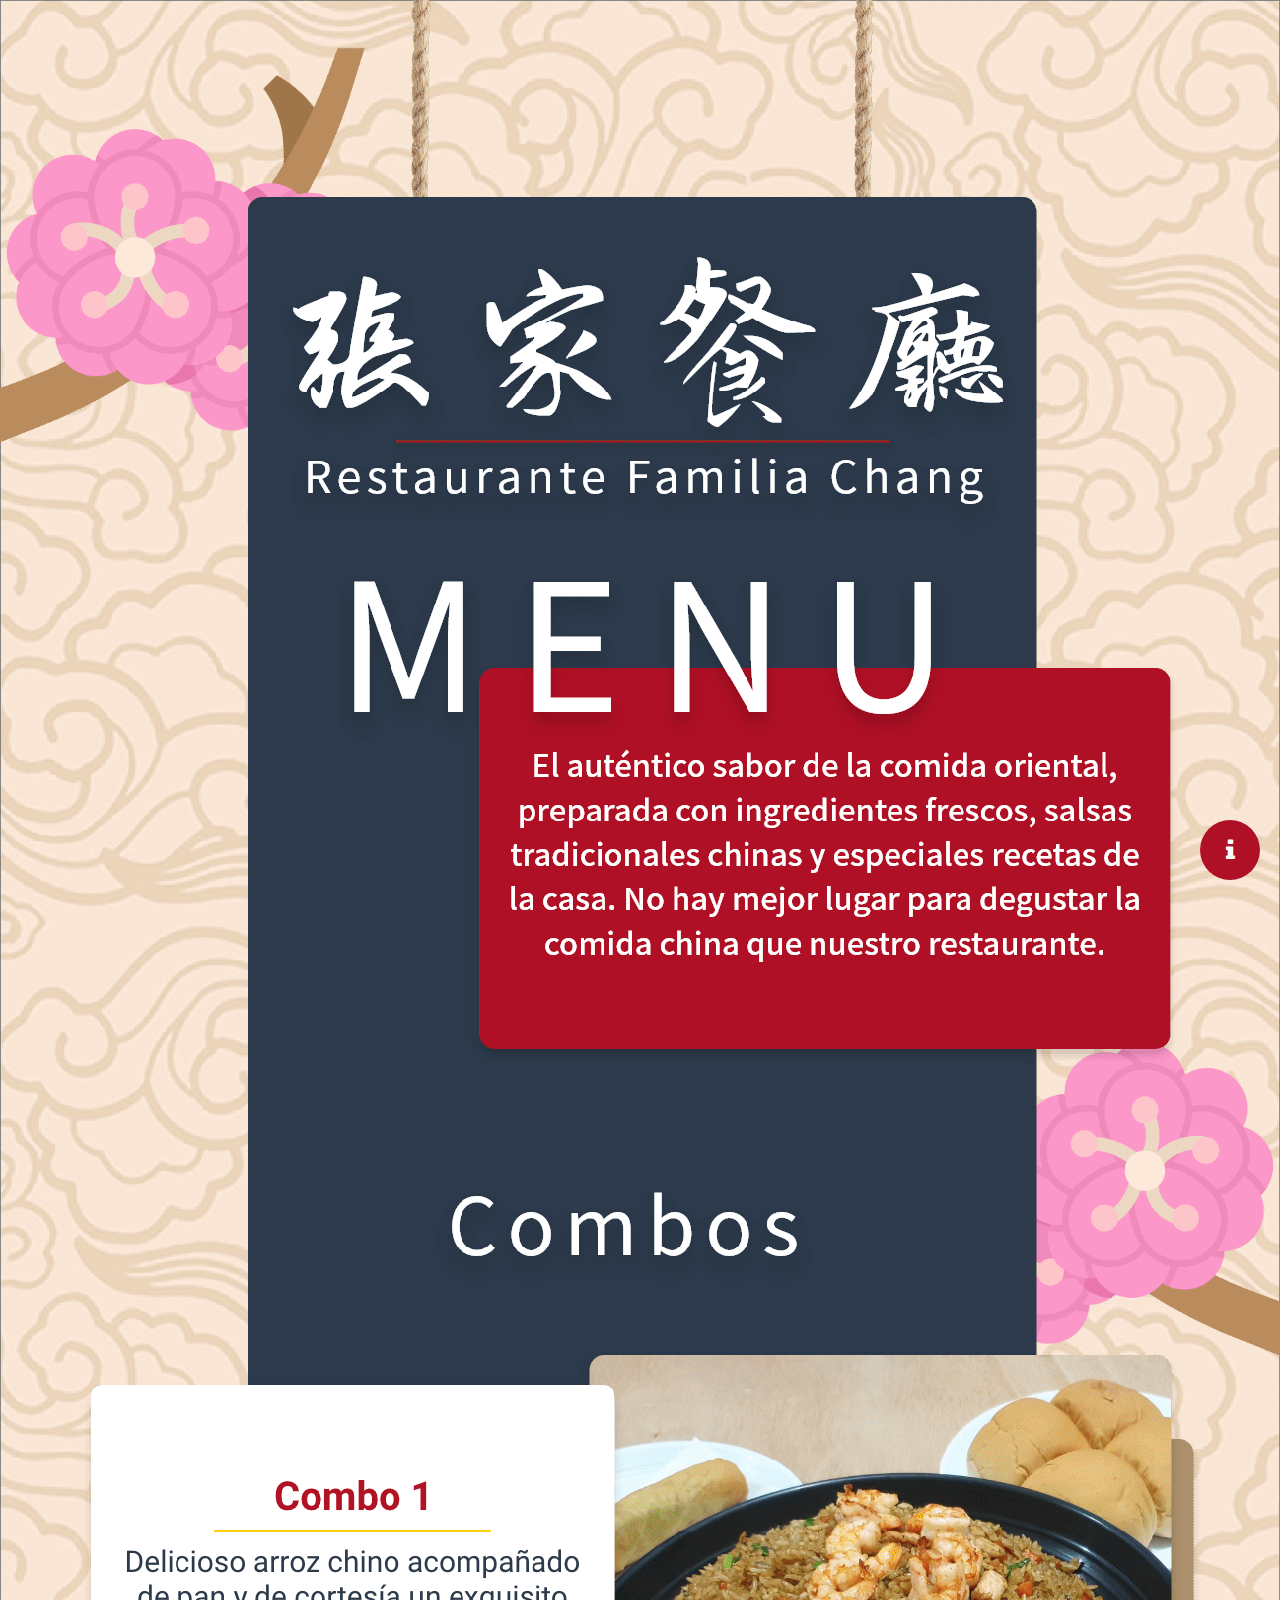
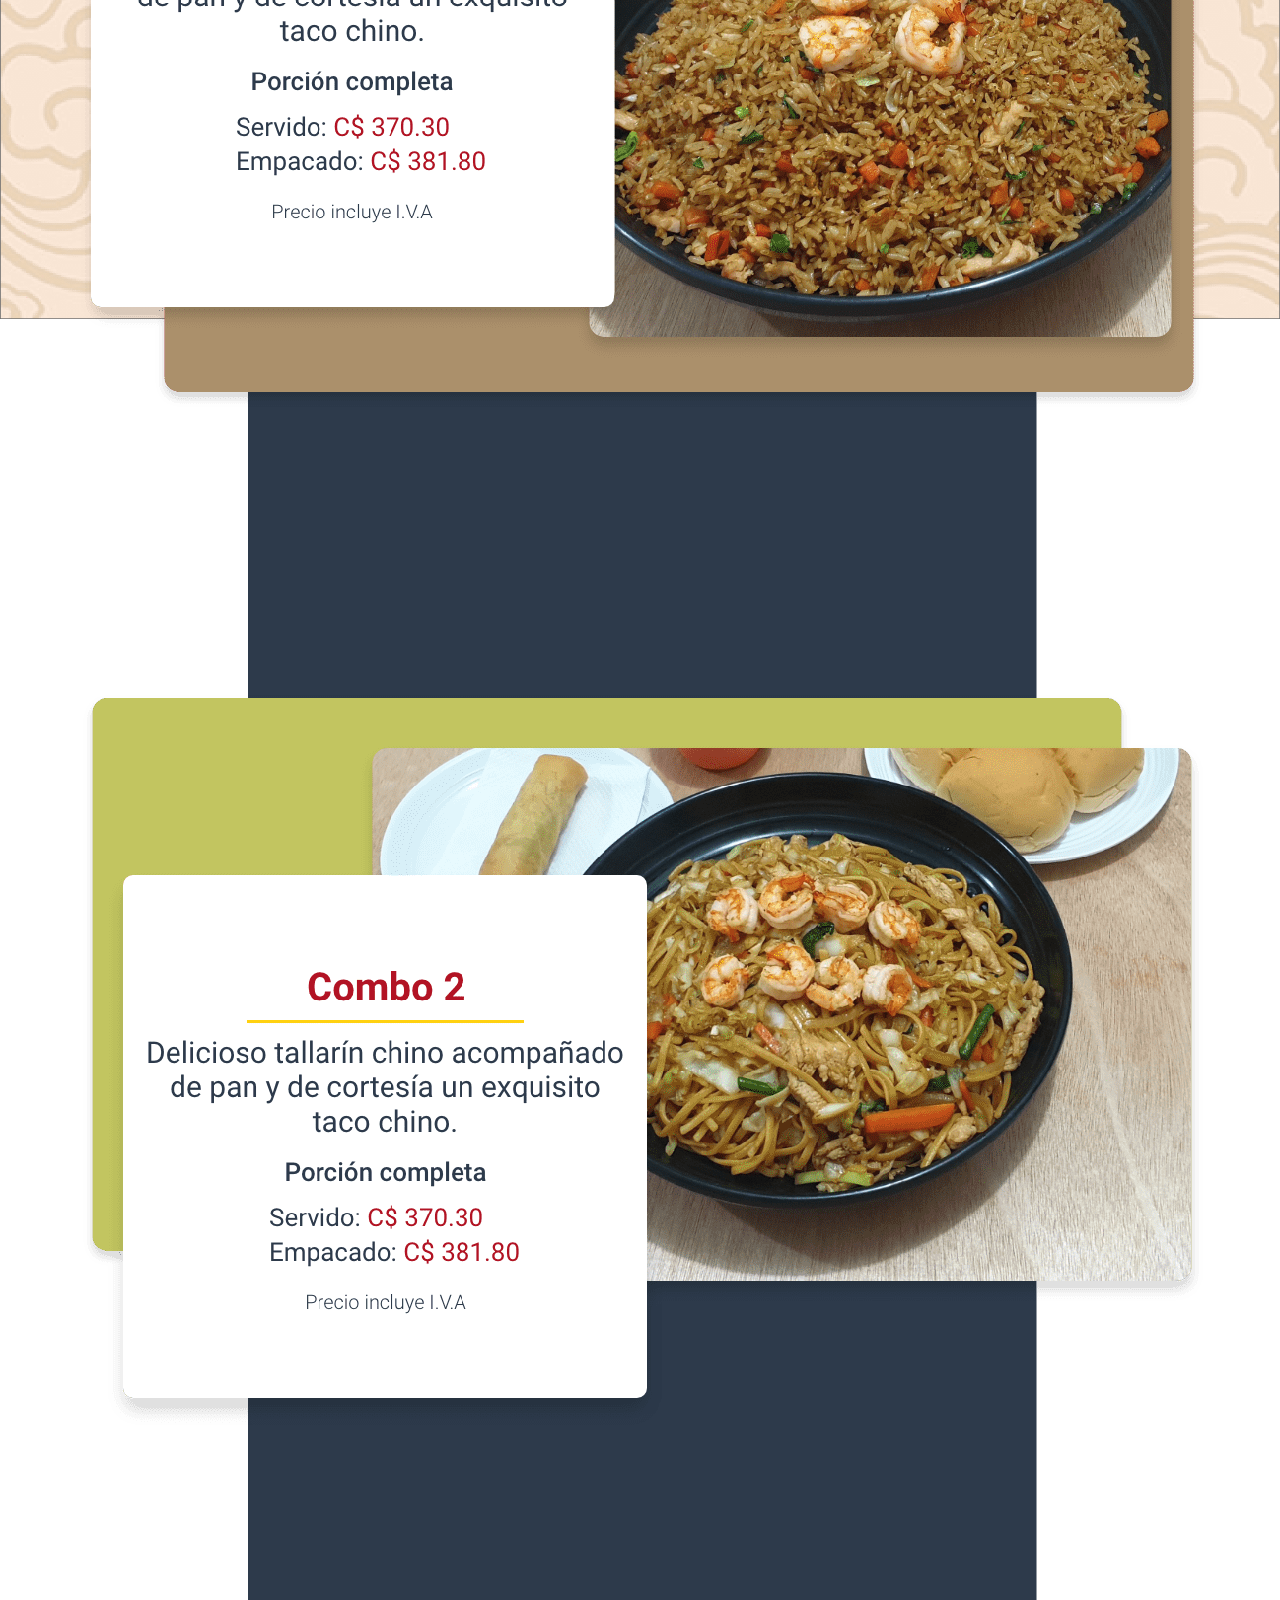
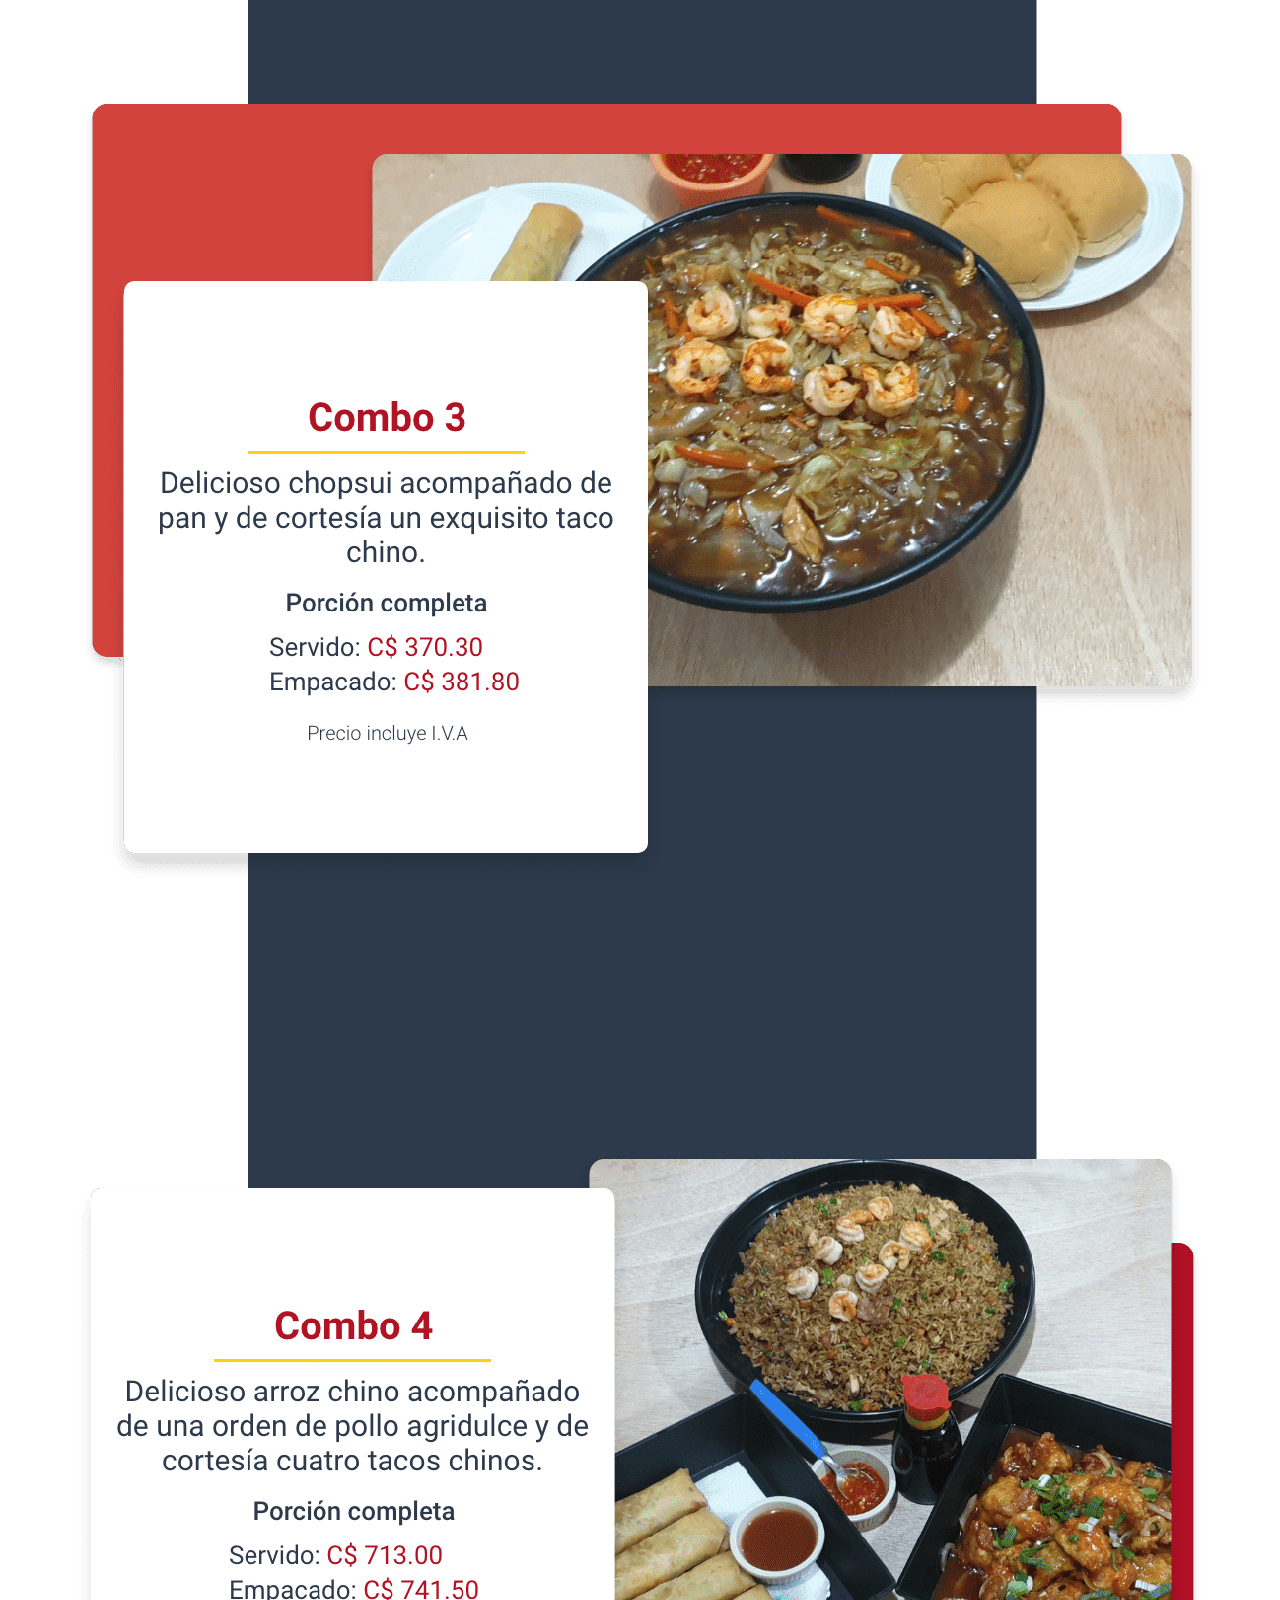
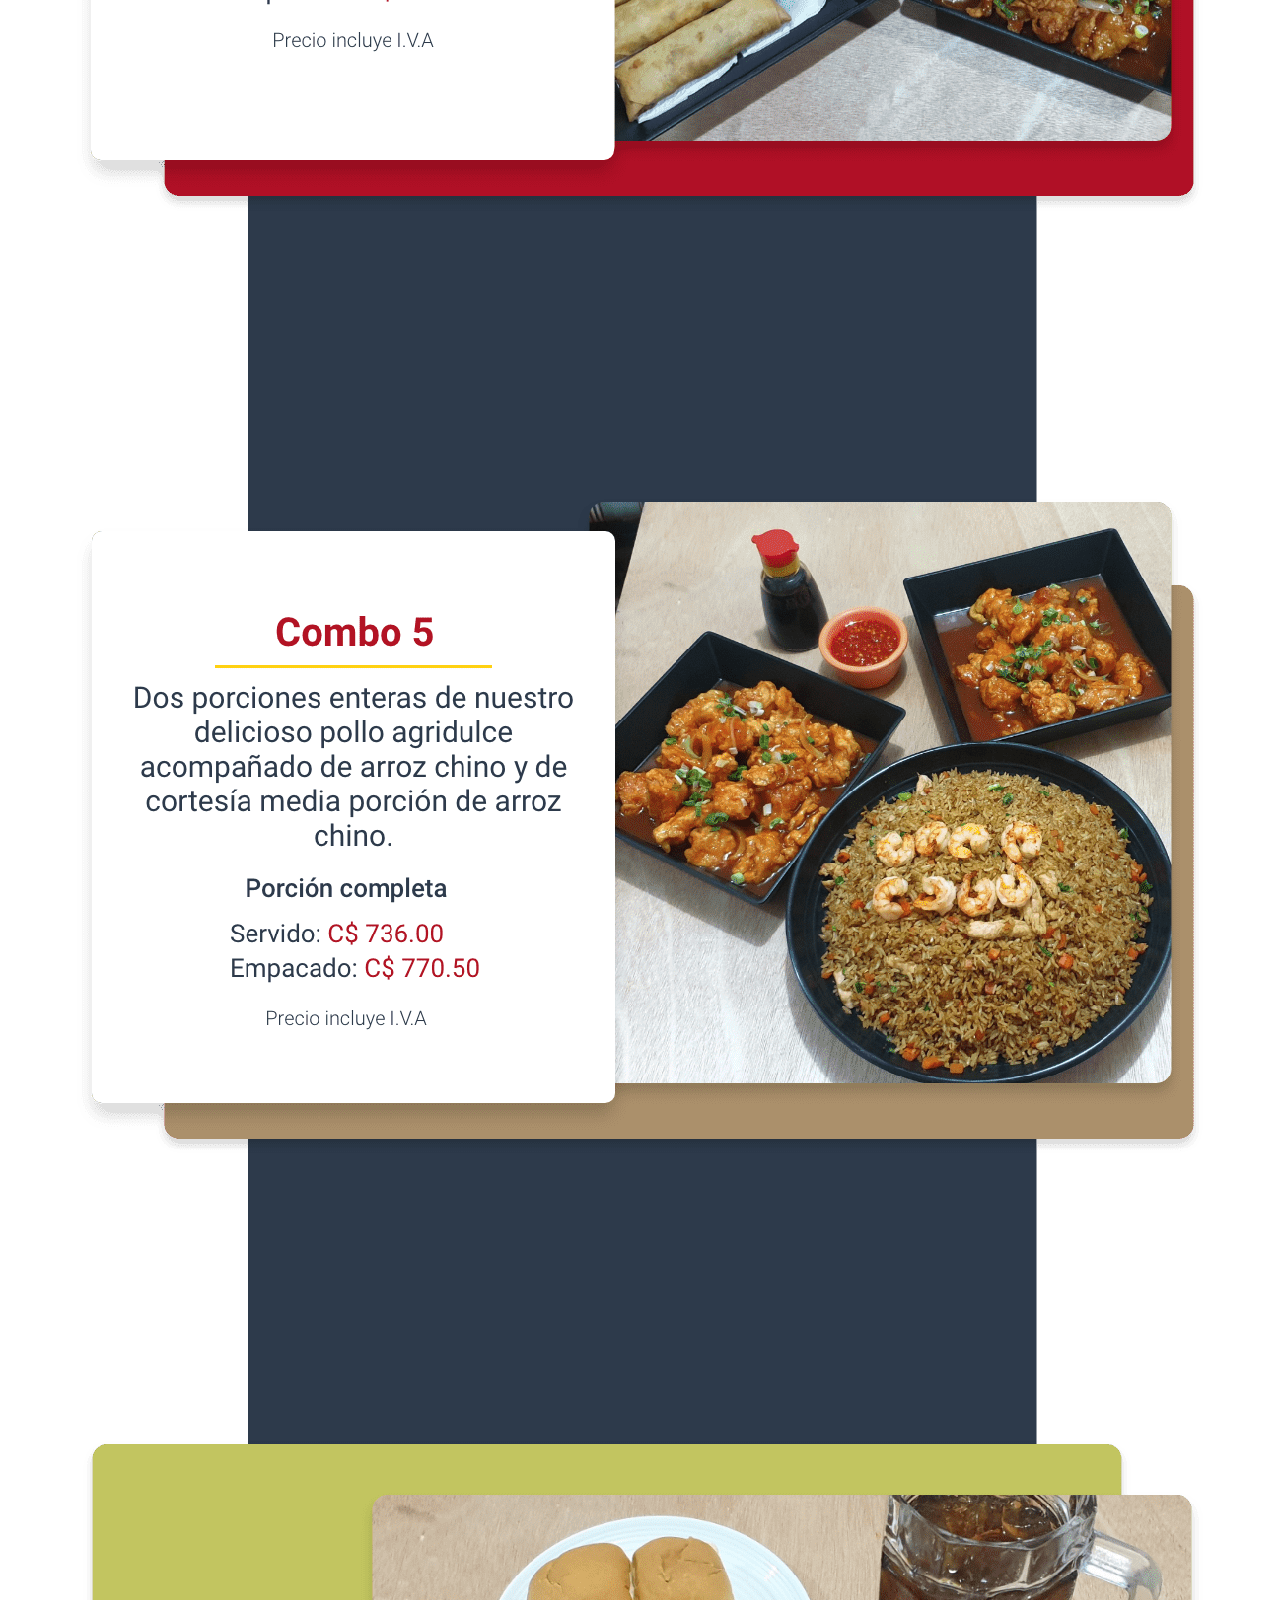
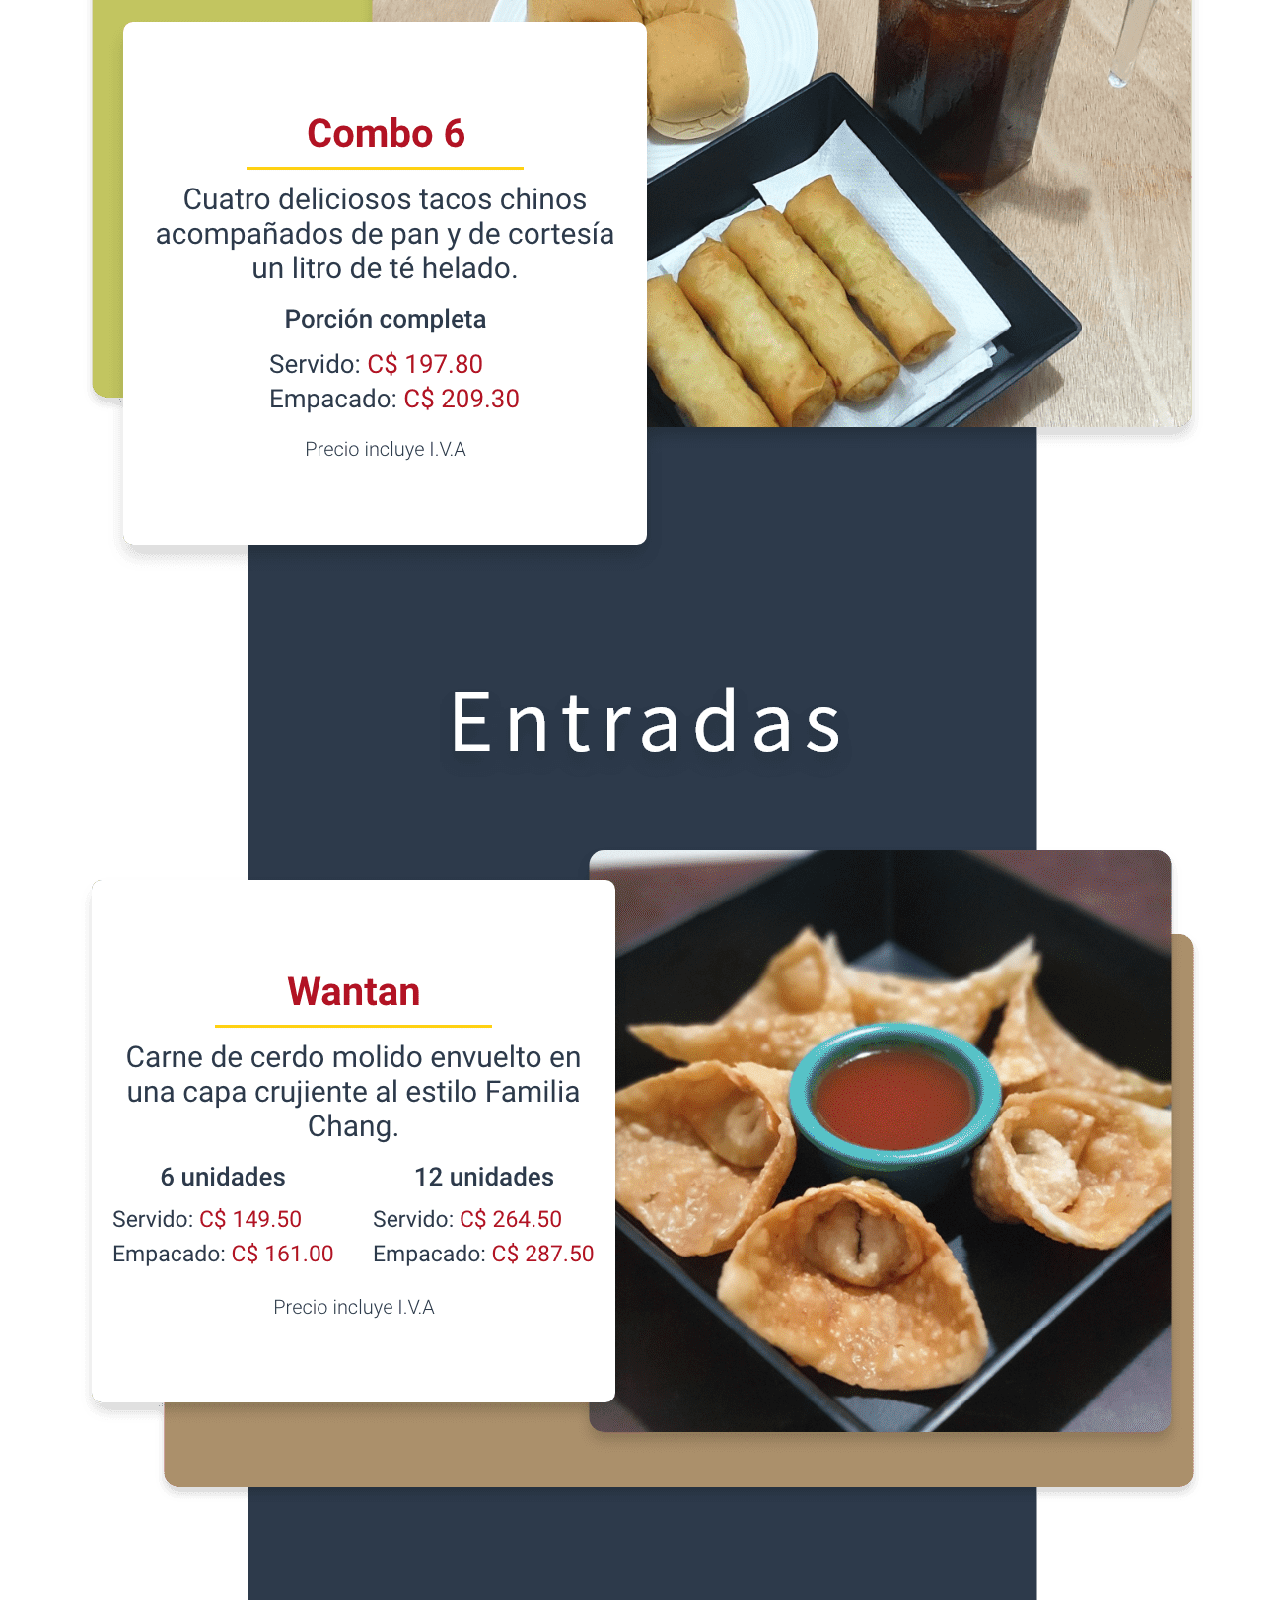
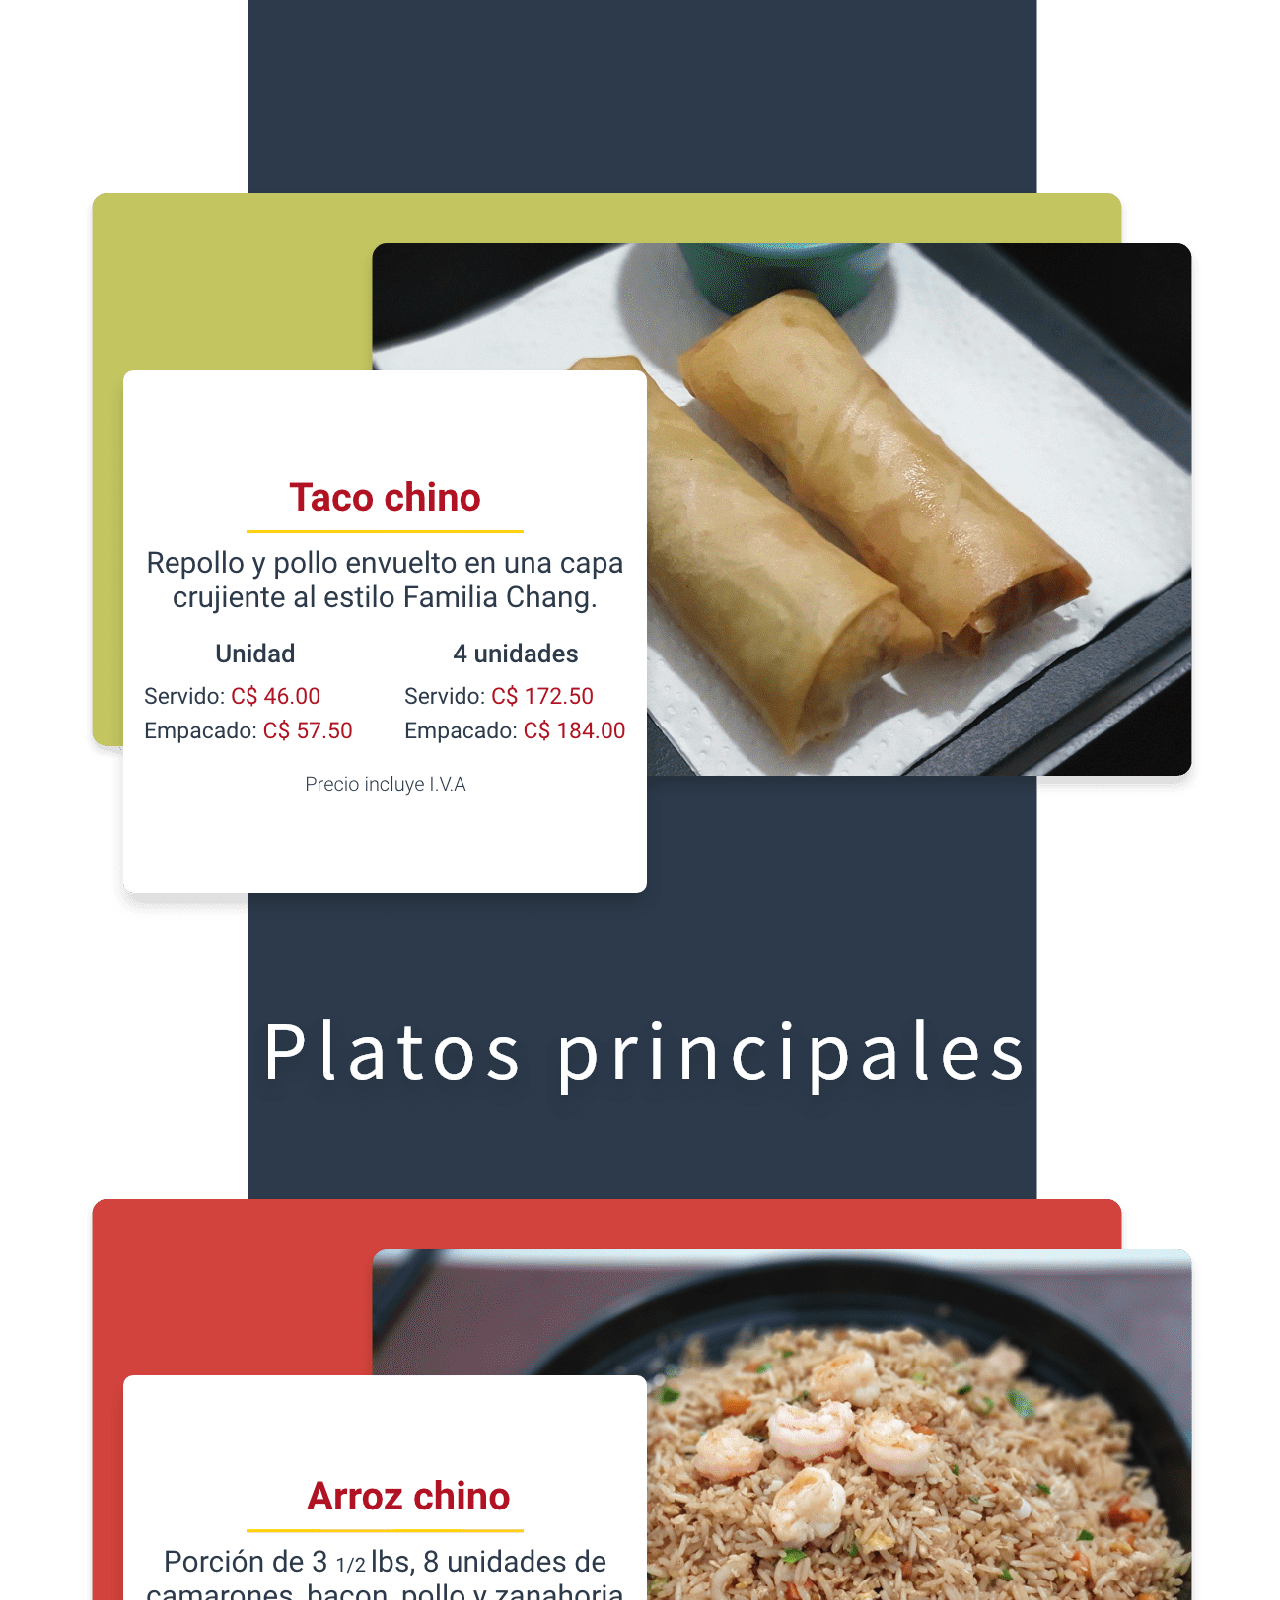
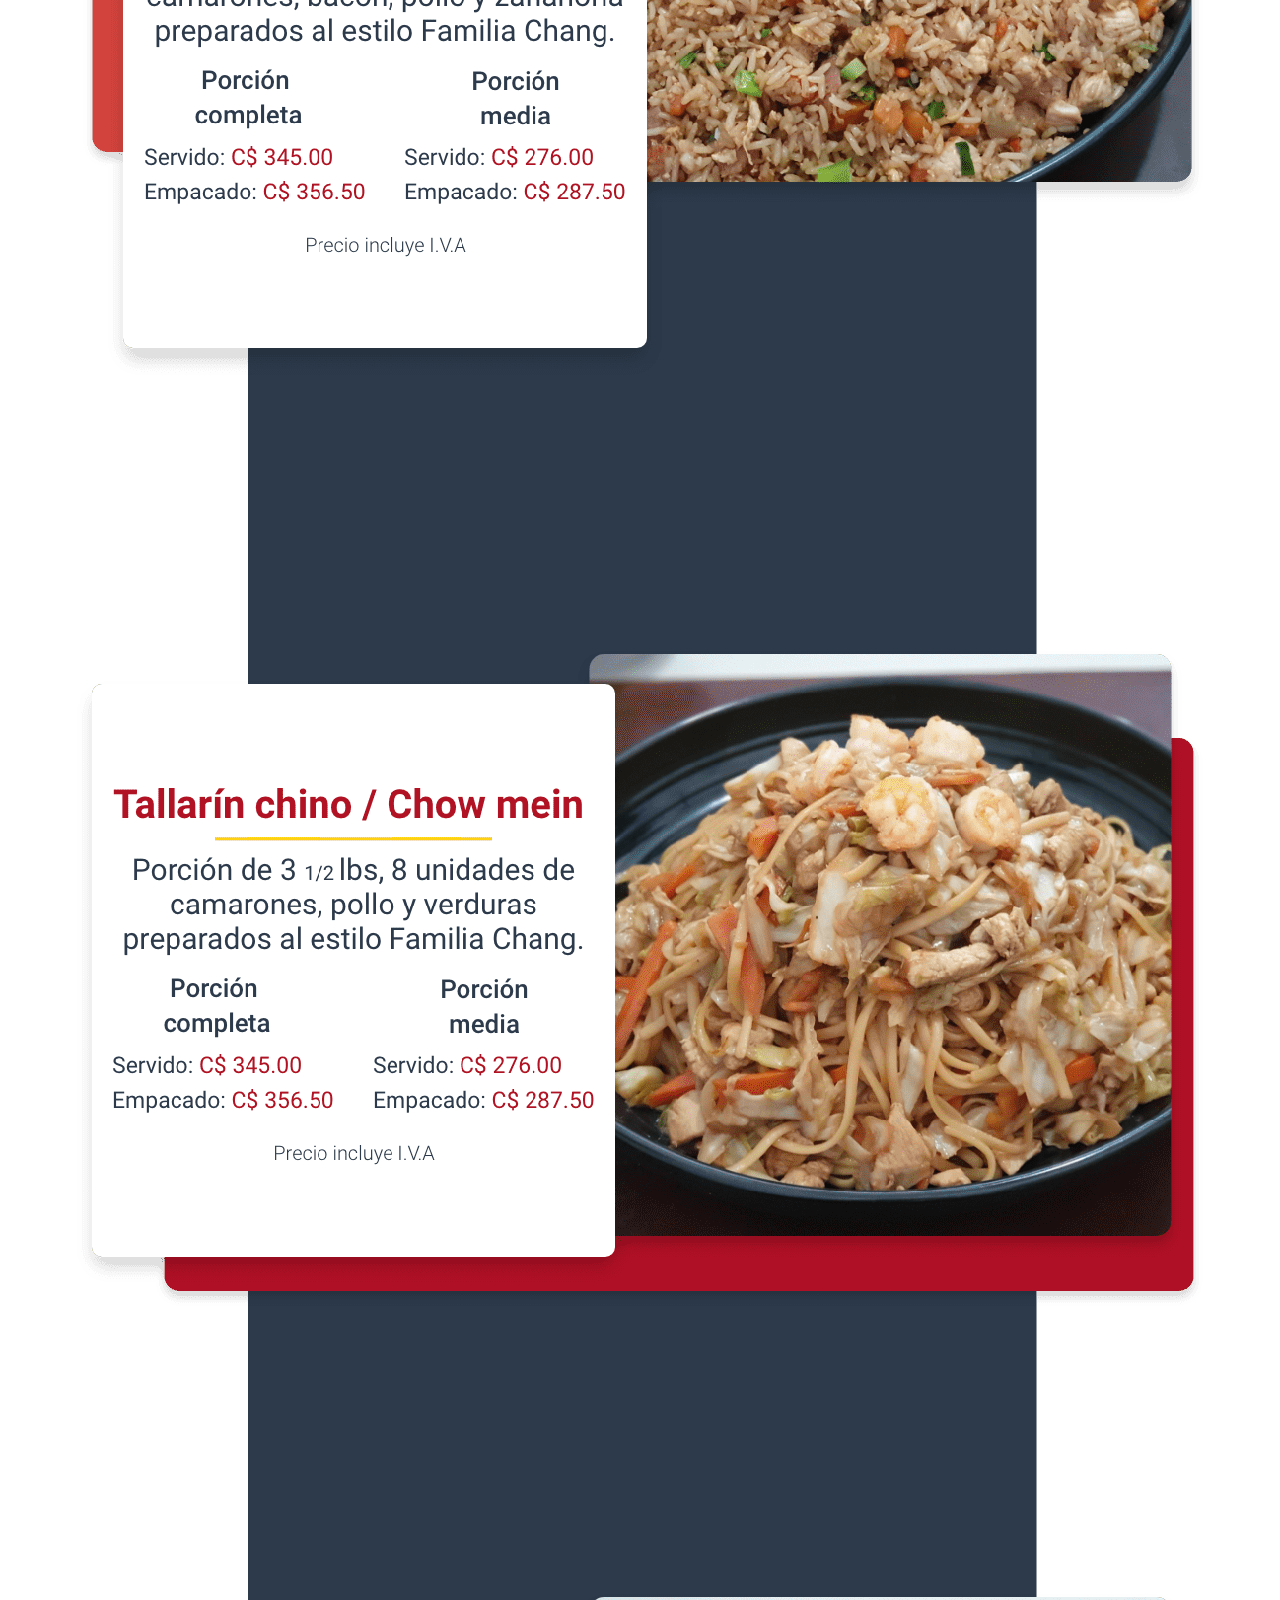
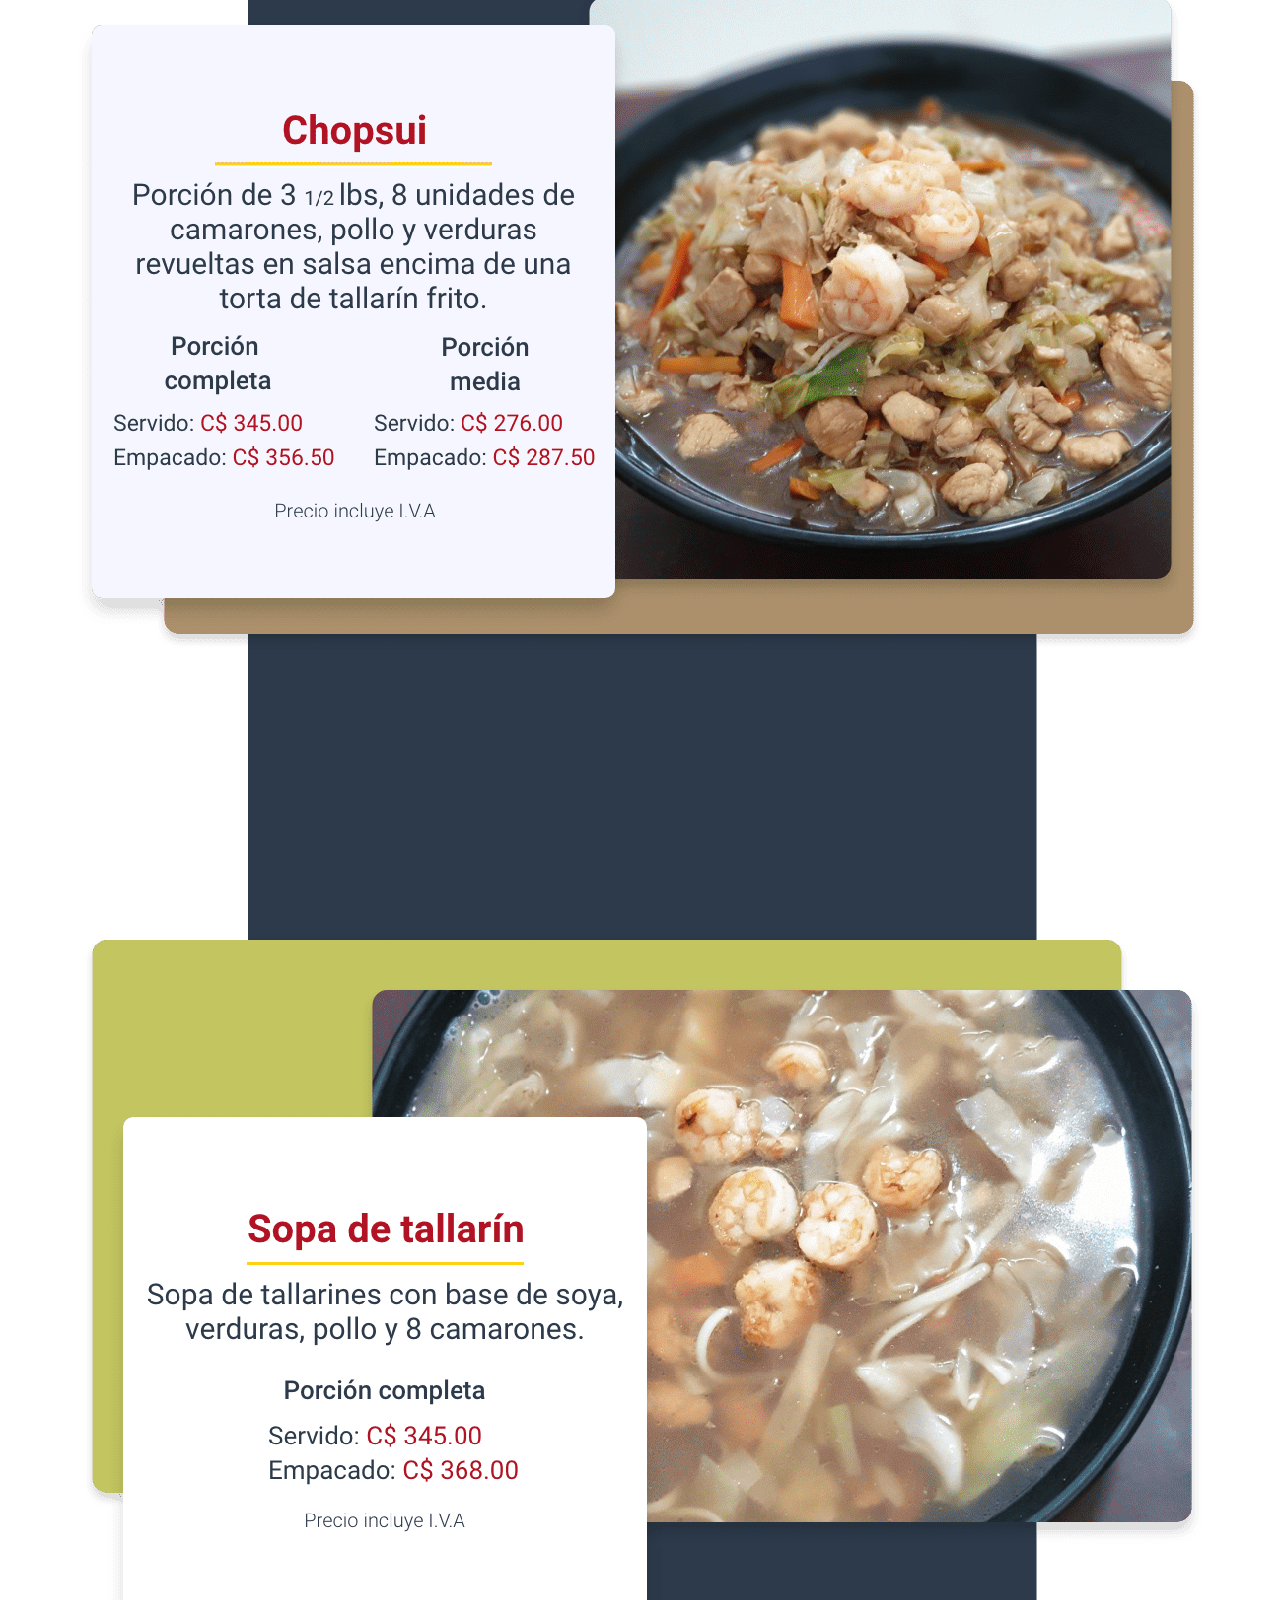
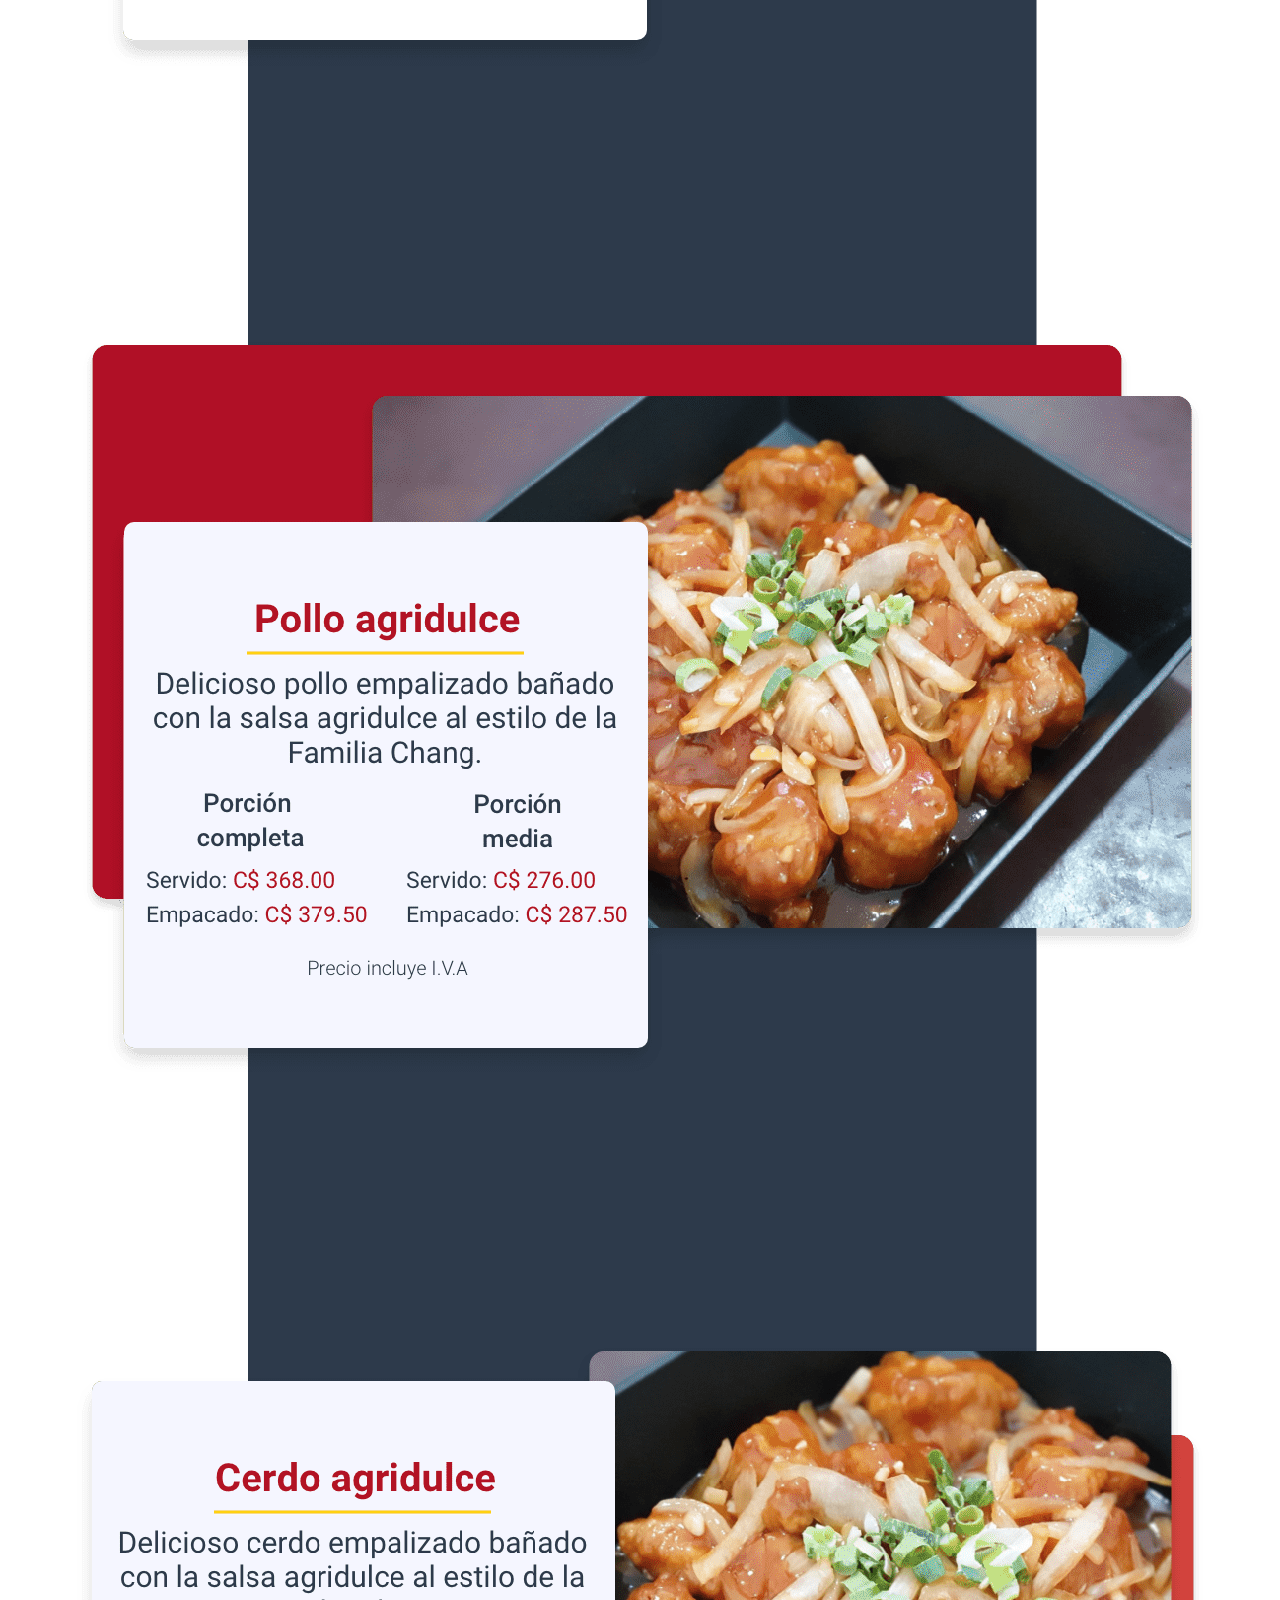
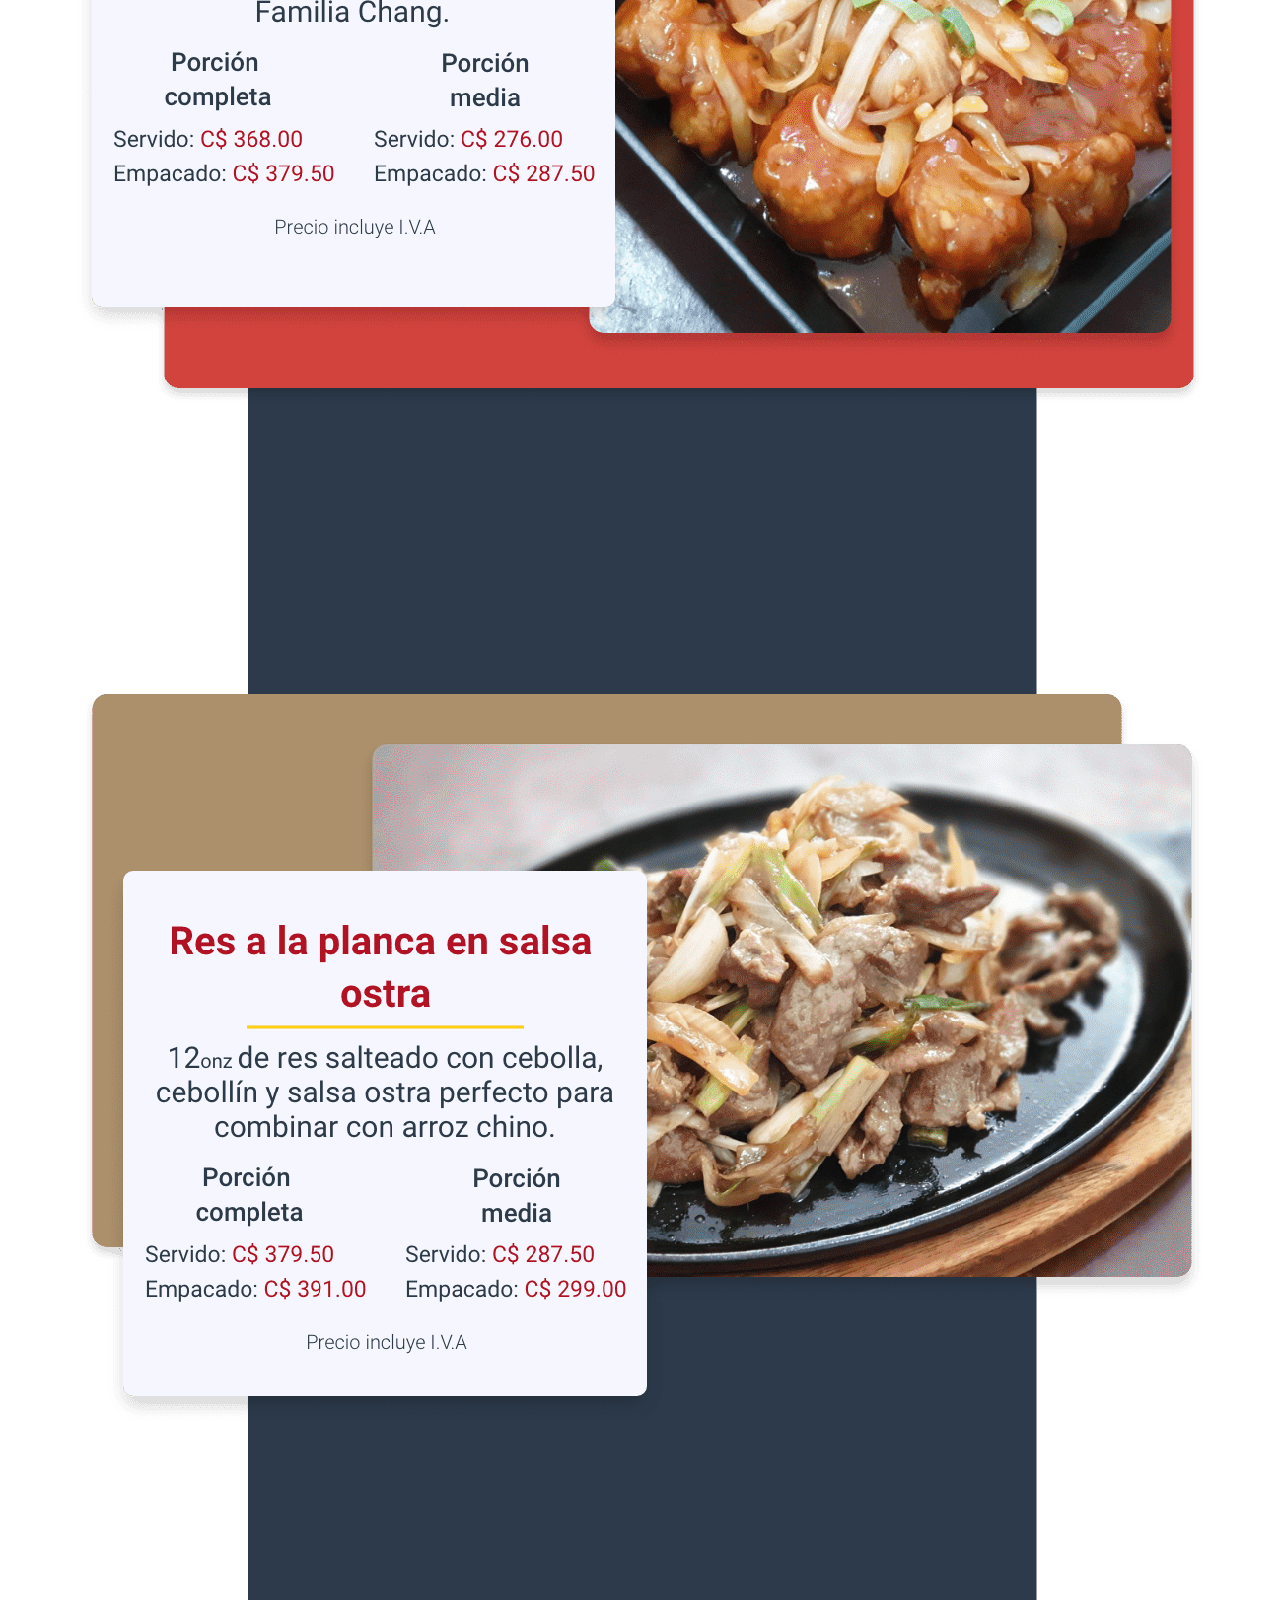
<file: Chang/index.html>
<!DOCTYPE html>
<html lang="en">

<head>
  <meta charset="UTF-8" />
  <meta name="viewport" content="width=device-width, initial-scale=1.0" />
  <meta name="author" content="Atomic Developers" />
  <meta name="copyright" content="Atomic Developers" />
  <meta name="keywords" content="restaurante, familia, chang, comida-china" />
  <meta name="description" content="Restaurante de comida china de la Familia Chang" />
  <meta name="robots" content="index, follow" />
  <title>Restaurante Familia Chang</title>

  <!-- Favicon -->
  <meta name="keywords" content="Menu, Chang, Managua, Restaurantes" />
  <link rel="apple-touch-icon" sizes="180x180" href="img/favicon/apple-touch-icon.png" />
  <link rel="icon" type="image/png" sizes="32x32" href="img/favicon/favicon-32x32.png" />
  <link rel="icon" type="image/png" sizes="16x16" href="img/favicon/favicon-16x16.png" />
  <link rel="manifest" href="img/favicon/site.webmanifest" />
  <link rel="mask-icon" href="img/favicon/safari-pinned-tab.svg" color="#5bbad5" />
  <meta name="msapplication-TileColor" content="#ffc40d" />
  <meta name="theme-color" content="#ffffff" />
  <!-- Menu Style -->
  <link href="../resources/css/bootstrap.min.css" rel="stylesheet" />
  <link href="https://maxcdn.bootstrapcdn.com/font-awesome/4.5.0/css/font-awesome.min.css" rel="stylesheet" />
  <link href="../resources/css/style.css" rel="stylesheet" />
  <!-- Google Fonts Roboto -->
  <link rel="stylesheet" href="https://fonts.googleapis.com/css?family=Rubik:300,400,500,700&display=swap" />
</head>

<body class="bg-food">
  <div id="loading">
    <div class="row h-100 justify-content-center align-items-center">
      <div class="col-8 col-sm-8 col-md-10 col-lg-10 col-xl-12">
        <h1 class="display-4 font-weight-normal chang-red-text">
          Restaurante de la familia Chang
        </h1>
        <img class="img-fluid" src="img/ramen.svg" alt="Loading..." />
      </div>
    </div>
  </div>

  <div class="container mb-5">
    <div class="row justify-content-center">
      <div class="col-lg-12 p-0">
        <img src="img/Menu Completo.png" class="img-fluid mx-auto d-block menu" alt="Menu digital restaurante chang" />
      </div>
    </div>
  </div>

  <div id="position-btn">
    <button type="button" class="btn btn-info-chang" onclick="socialCard()">
      <i class="fa fa-info"></i>
    </button>
  </div>

  <div class="card width-card-social-media" id="position-card">
    <div class="card-body">
      <button type="button" class="close" onclick="socialCard()" aria-label="Close">
        <span aria-hidden="true">&times;</span>
      </button>
      <h5 class="card-title chang-red-text text-center">Redes sociales</h5>
      <p class="card-text text-center">Para realizar pedidos y recoger en sucursal</p>

      <div class="d-flex justify-content-center">
        <a class="btn-rounded shadow"
          href="https://api.whatsapp.com/send?phone=50578781618&text=Hola,%20deseo%20mayor%20informaci%C3%B3n">
          <i class="fa fa-whatsapp fa-sm mt-3"></i>
        </a>
      </div>

      <hr>

      <p class="card-text text-center mb-messenger-btn">Para mas información</p>
      <div class="d-flex justify-content-center">
        <div id="fb-root"></div>
      </div>
      <div class="fb-customerchat" attribution="setup_tool" page_id="464785206906524" theme_color="#0A7CFF"
        logged_in_greeting="Hola estimados, ¿En que puedo servirles?"
        logged_out_greeting="Hola estimados, ¿En que puedo servirles?">
      </div>
    </div>
  </div>

  <script src="../resources/js/loader.js"></script>
  <script>
    window.fbAsyncInit = function () {
      FB.init({
        xfbml: true,
        version: "v10.0",
      });
    };

    (function (d, s, id) {
      var js,
        fjs = d.getElementsByTagName(s)[0];
      if (d.getElementById(id)) return;
      js = d.createElement(s);
      js.id = id;
      js.src = "https://connect.facebook.net/es_LA/sdk/xfbml.customerchat.js";
      fjs.parentNode.insertBefore(js, fjs);
    })(document, "script", "facebook-jssdk");
  </script>
  <script src="../resources/js/socialCard.js"></script>
</body>

</html>
</file>
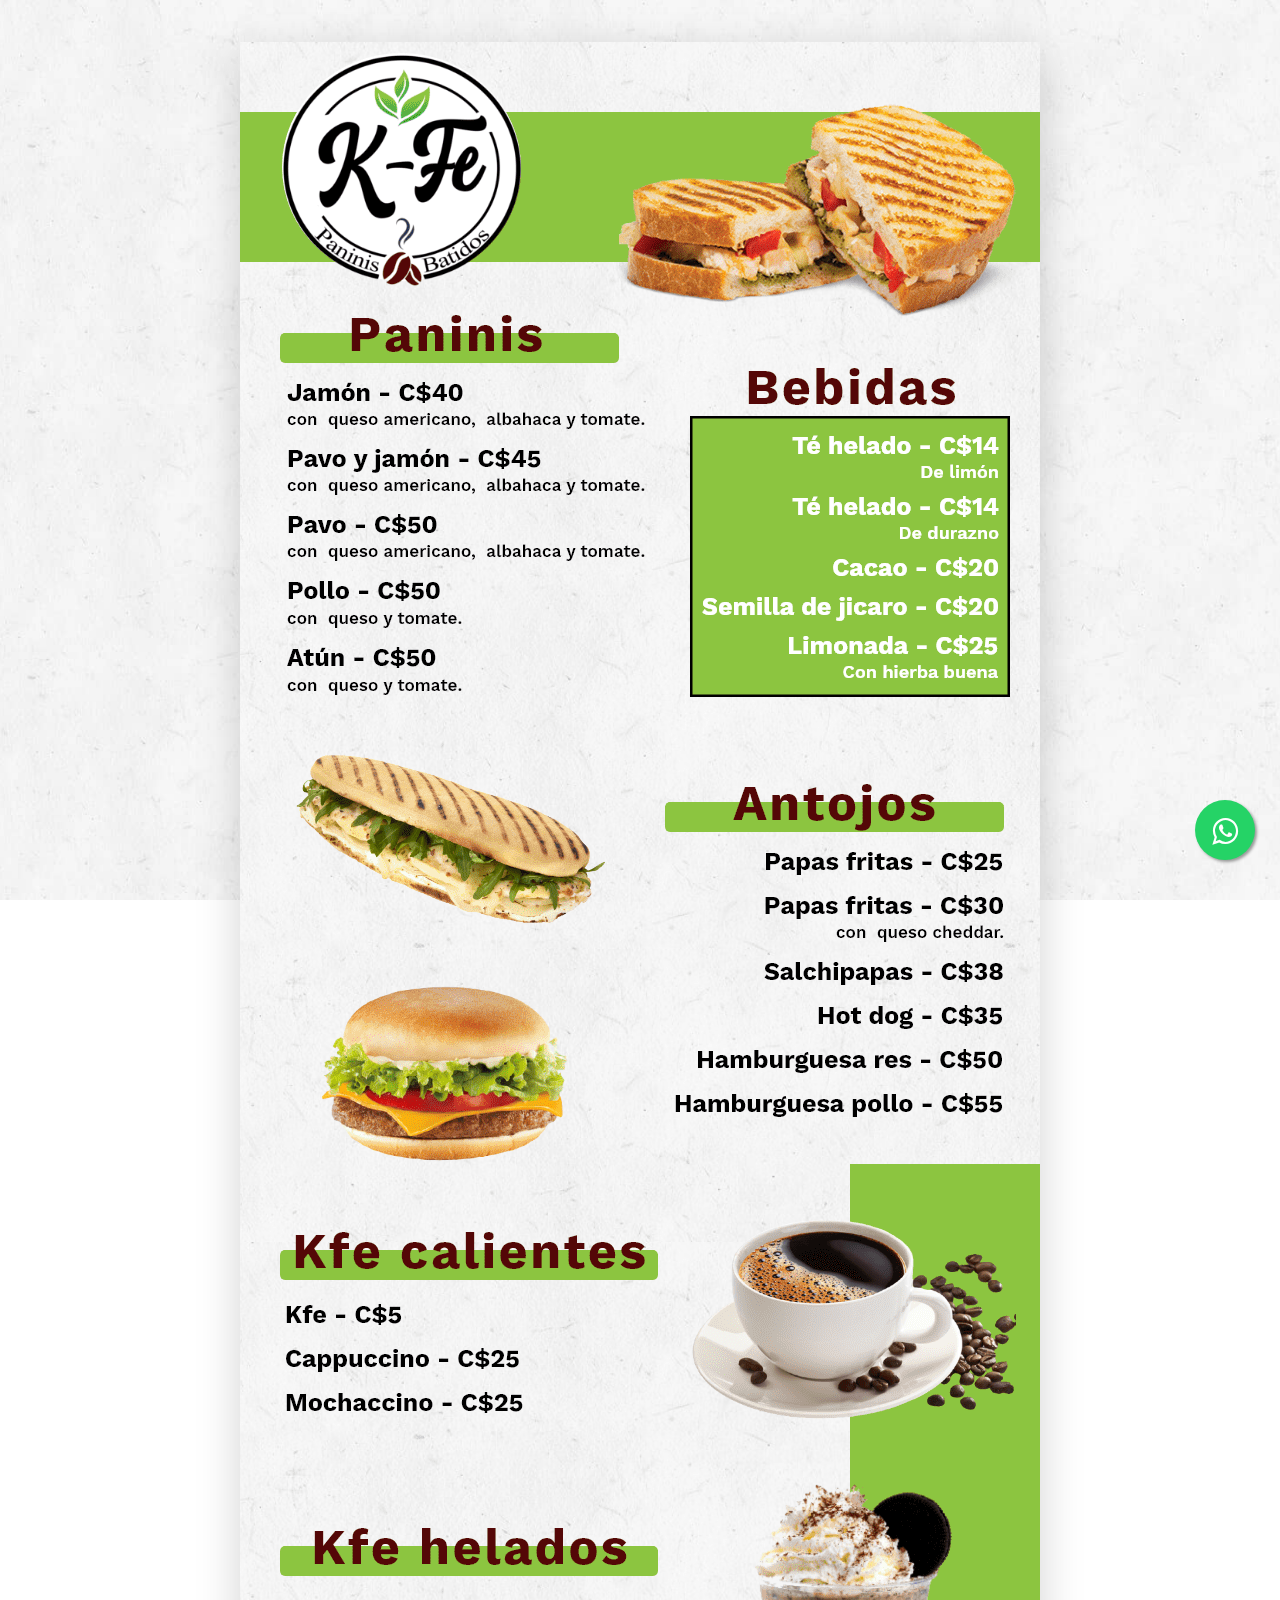
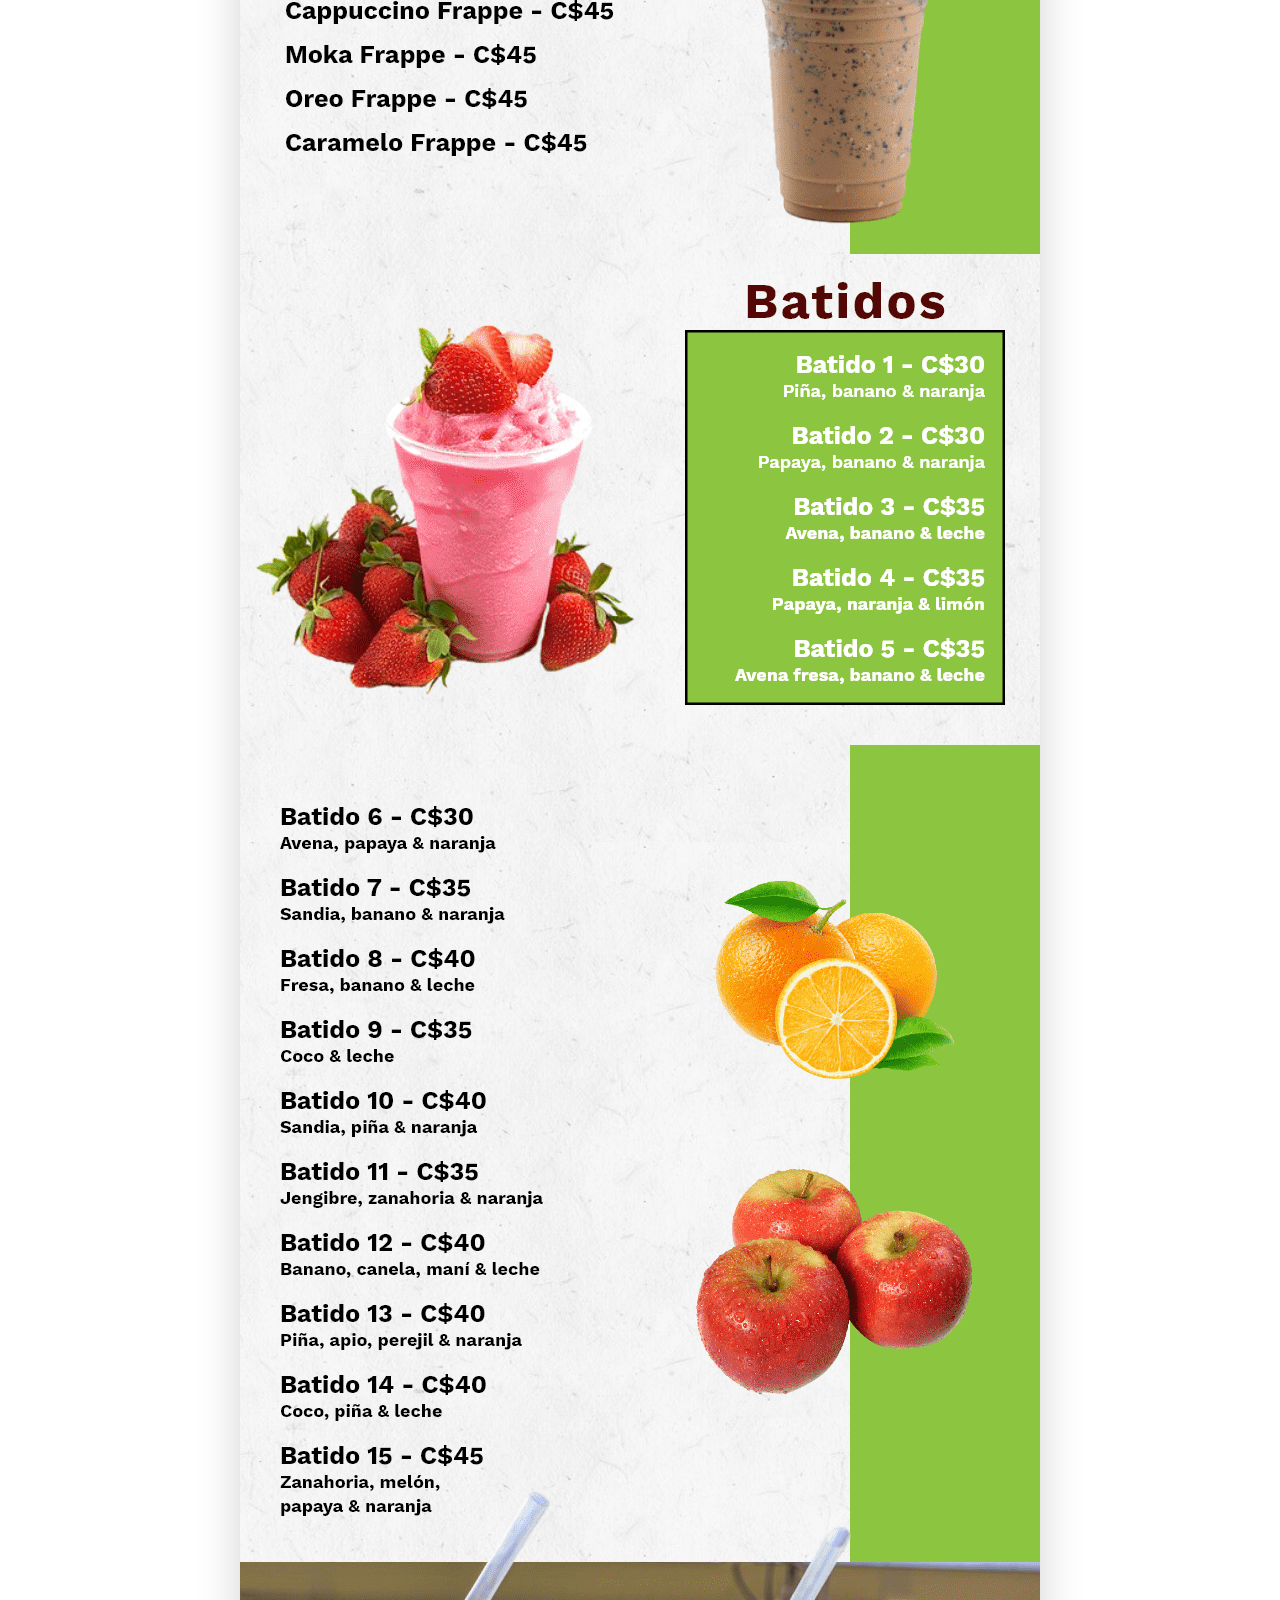
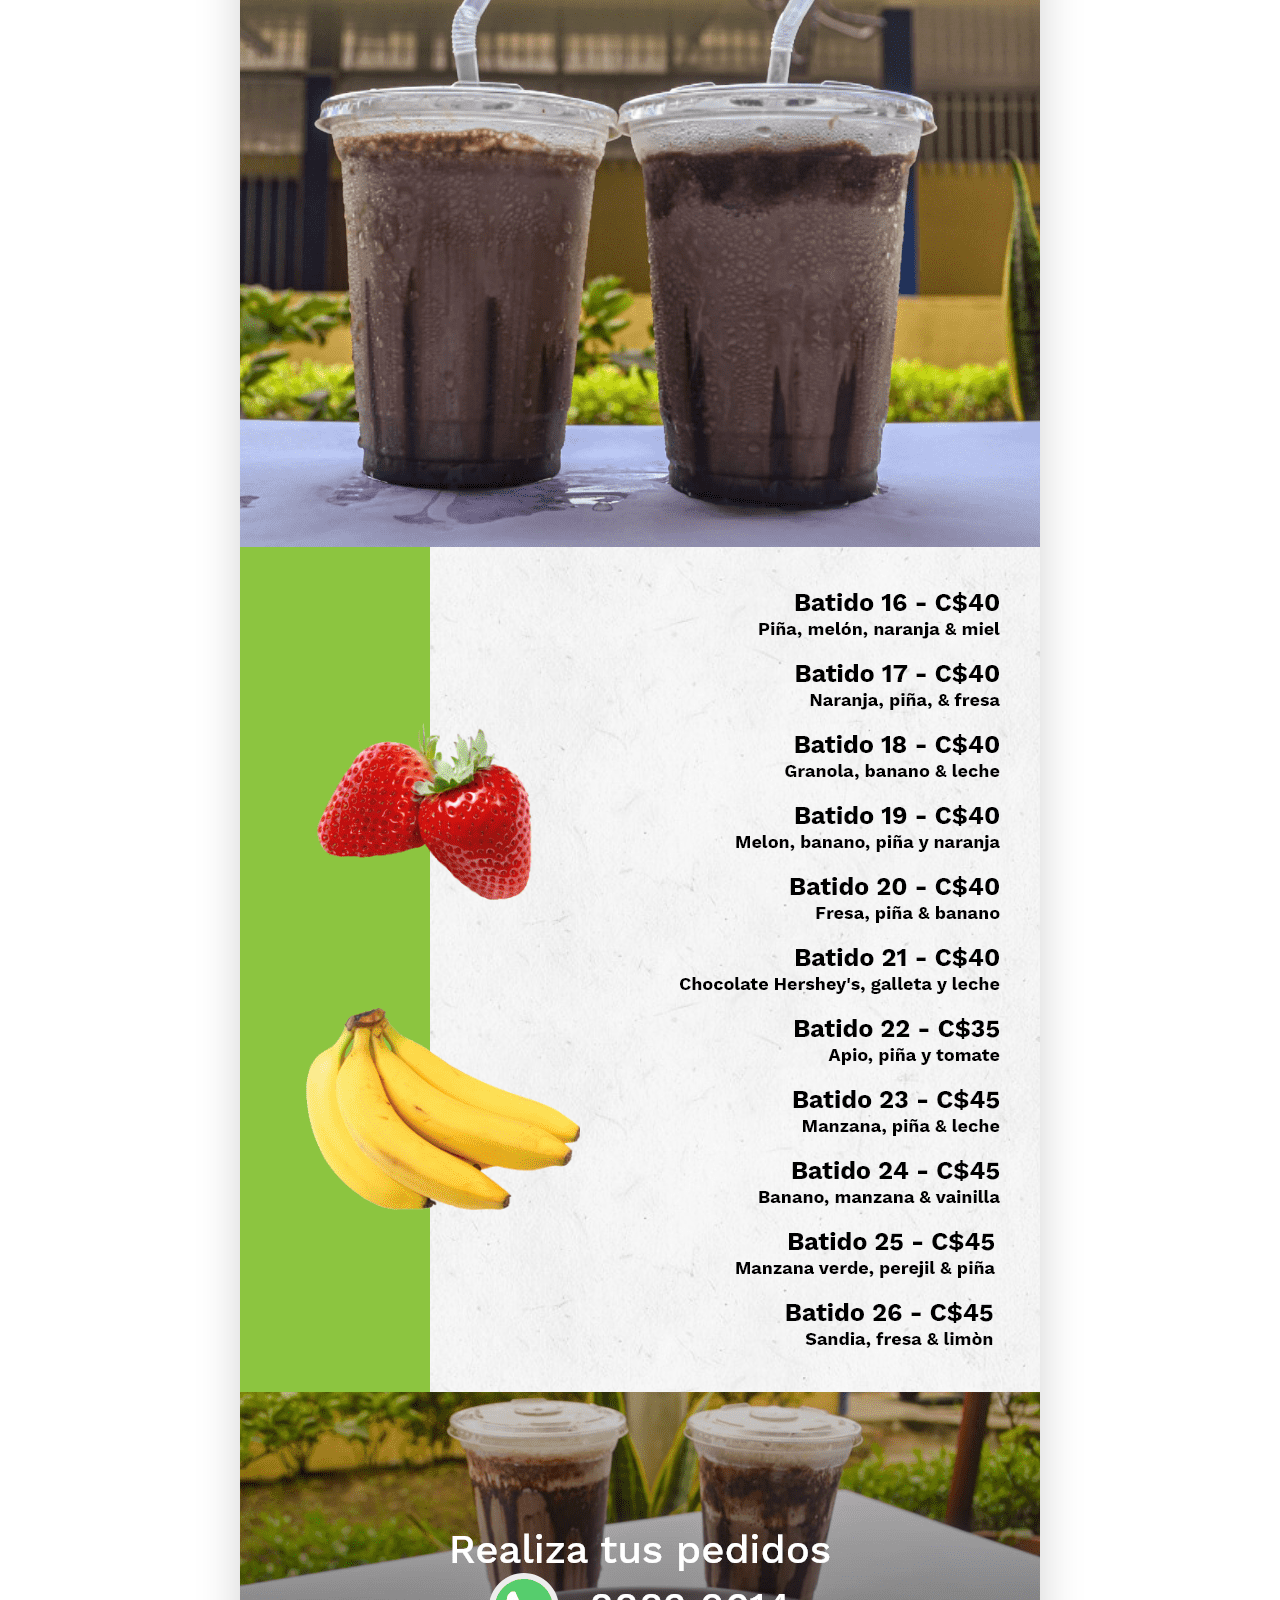
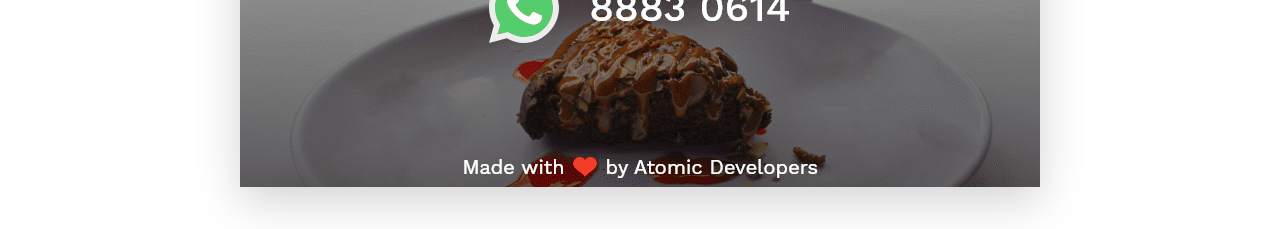
<file: Kfe/index.html>
<!DOCTYPE html>
<html lang="en">
  <head>
    <meta charset="UTF-8" />
    <meta name="viewport" content="width=device-width, initial-scale=1.0" />
    <meta name="author" content="Atomic Developers" />
    <meta name="copyright" content="Atomic Developers" />
    <meta name="description" content="Menu Kfe" />
    <title>Kfe</title>

    <!-- Favicon -->
    <meta name="keywords" content="Menu, Kfe, Managua, Restaurantes" />
    <link rel="apple-touch-icon" sizes="180x180" href="img/favicon/apple-touch-icon.png"/>
    <link rel="icon" type="image/png" sizes="32x32" href="img/favicon/favicon-32x32.png"/>
    <link rel="icon" type="image/png" sizes="16x16" href="img/favicon/favicon-16x16.png"/>
    <link rel="manifest" href="img/favicon/site.webmanifest" />
    <link rel="mask-icon" href="img/favicon/safari-pinned-tab.svg" color="#5bbad5"/>
    <meta name="msapplication-TileColor" content="#ffc40d" />
    <meta name="theme-color" content="#ffffff" />
    <!-- Menu Style -->    
    <link href="../resources/css/bootstrap.min.css" rel="stylesheet" />
    <link href="https://maxcdn.bootstrapcdn.com/font-awesome/4.5.0/css/font-awesome.min.css" rel="stylesheet">
    <link href="../resources/css/style.css" rel="stylesheet" />
  </head>
  <body class="bg">
    <div class="container my-0 my-sm-0 my-md-5 my-lg-5">
      <div class="row justify-content-center">
        <div class="col-lg-12 p-0">
          <img
            src="img/Menu Completo.png"
            class="img-fluid mx-auto d-block shadow-lg"
            alt="Menu digital kfe"
          />
        </div>
      </div>
    </div>

    <a href="https://api.whatsapp.com/send?phone=50588830614&text=Hola,%20quiero%20realizar%20un%20pedido." class="float-kfe" target="_blank">
      <i class="fa fa-whatsapp my-float"></i>
    </a>
  </body>
</html>
</file>
<file: resources/css/style.css>
html,
body {
  font-family: "Rubik";
  font-size: 14px !important;
}
h1 {
  font-size: 1.602em;
}
.display-4 {
  font-size: 2em;
}

@media (min-width: 48em) {
  h1 {
    font-size: 2.441em;
  }
  .display-4 {
    font-size: 3.5em;
  }
}

.bg {
  background: url("../fondo.jpg") no-repeat center center fixed;
  -webkit-background-size: cover;
  -moz-background-size: cover;
  -o-background-size: cover;
  background-size: cover;
}

.bg-food {
  background: url("../Bg-plum-chang.png") no-repeat top center fixed;
  -webkit-background-size: cover;
  -moz-background-size: cover;
  -o-background-size: cover;
  background-size: cover;
}

::-webkit-scrollbar {
  width: 12px;
}

::-webkit-scrollbar-track {
  box-shadow: inset 0 0 6px rgba(140, 197, 64, 0.6);
  -moz-box-shadow: inset 0 0 6px rgba(140, 197, 64, 0.6);
  -webkit-box-shadow: inset 0 0 6px rgba(140, 197, 64, 0.6);
  border-radius: 10px;
}

::-webkit-scrollbar-thumb {
  box-shadow: inset 0 0 6px rgba(140, 197, 64, 0.8);
  -moz-box-shadow: inset 0 0 6px rgba(140, 197, 64, 0.8);
  -webkit-box-shadow: inset 0 0 6px rgba(140, 197, 64, 0.8);
  border-radius: 10px;
}

a:hover {
  color: #fff;
}

#loading {
  width: 100%;
  height: 100%;
  top: 0;
  left: 0;
  position: fixed;
  display: block;
  background-color: rgb(243, 243, 230);
  z-index: 999;
  text-align: center;
}

.float {
  position: fixed;
  width: 60px;
  height: 60px;
  bottom: 110px;
  right: 24px;
  background-color: #25d366;
  color: #fff;
  border-radius: 50px;
  text-align: center;
  font-size: 30px;
  box-shadow: 2px 2px 3px #999;
  z-index: 100;
}

.float-kfe {
  position: fixed;
  width: 60px;
  height: 60px;
  bottom: 40px;
  right: 25px;
  background-color: #25d366;
  color: #fff;
  border-radius: 50px;
  text-align: center;
  font-size: 30px;
  box-shadow: 2px 2px 3px #999;
  z-index: 100;
}

.my-float {
  margin-top: 16px;
}

.btn-rounded {
  display: block;
  height: 60px;
  width: 60px;
  border-radius: 50%;
  background-color: #25d366;
  border: #25d366;
  text-align: center;
  color: white;
  font-size: 30px;
}

.chang-red-text {
  color: #af1026;
}

.btn-info-chang {
  background-color: #af1026;
  color: white;
  border-color: #af1026;
  border-radius: 50%;
  border-style: solid;
  border: 3px;
  width: 60px;
  height: 60px;
  font-size: 25px;
}

#position-btn {
  position: fixed;
  bottom: 20px;
  right: 20px;
}

#position-card {
  position: fixed;
  bottom: 20px;
  right: 20px;
  display: none;
}

#position-btn button:hover {
  color: #fff;
}

.btn:hover {
  transform: translateY(-3px);
  box-shadow: 0 10px 20px rgba(0, 0, 0, 0.2);
}

.btn:active {
  transform: translateY(-1px);
  box-shadow: 0 5px 10px rgba(0, 0, 0, 0.2);
}

.btn::after {
  content: "";
  display: inline-block;
  height: 100%;
  width: 100%;
  border-radius: 100px;
  position: absolute;
  top: 0;
  left: 0;
  z-index: -1;
  transition: all 0.4s;
}

.btn-info-chang::after {
  background-color: #fff;
}

.btn:hover::after {
  transform: scaleX(1.4) scaleY(1.6);
  opacity: 0;
}

.mb-messenger-btn {
  margin-bottom: 5rem !important;
}

.fb_dialog_content iframe {
  bottom: 34px !important;
  right: 104px !important;
}

.width-card-social-media {
  width: 18rem;
}
</file>
